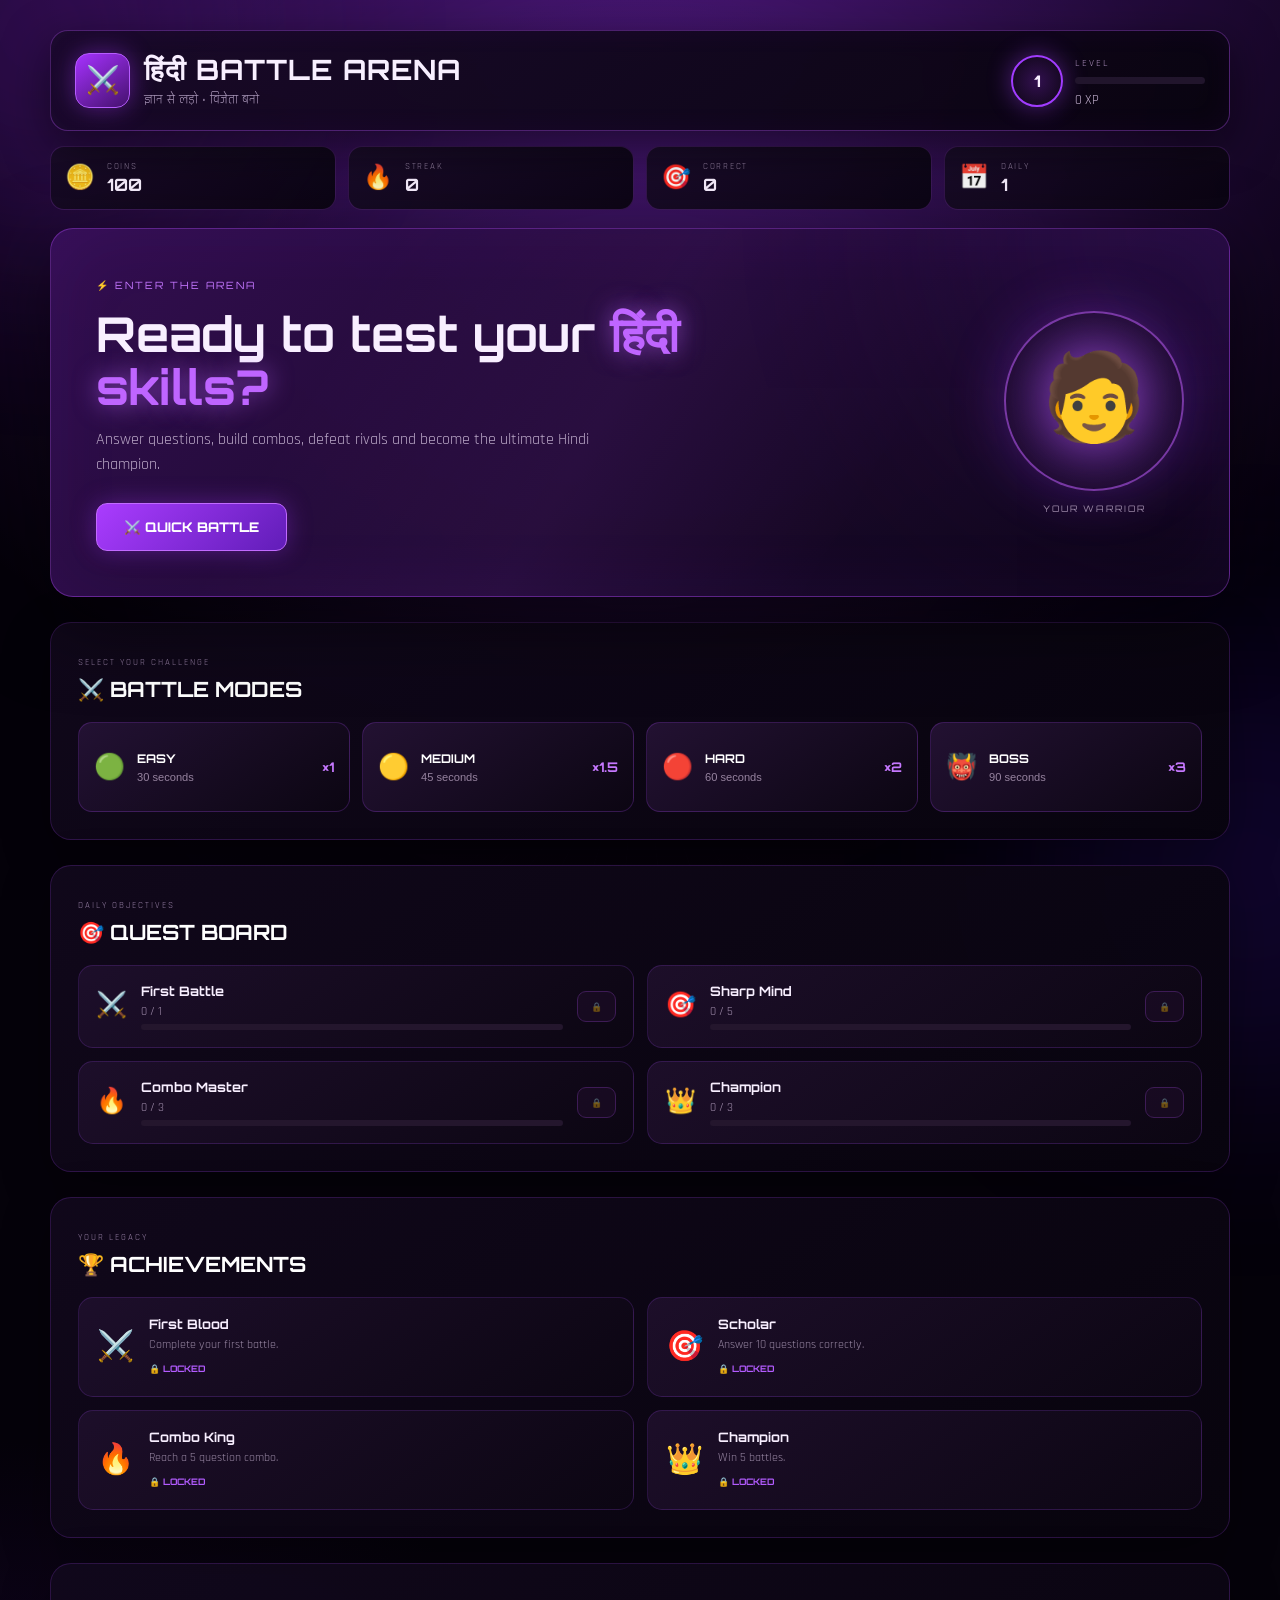
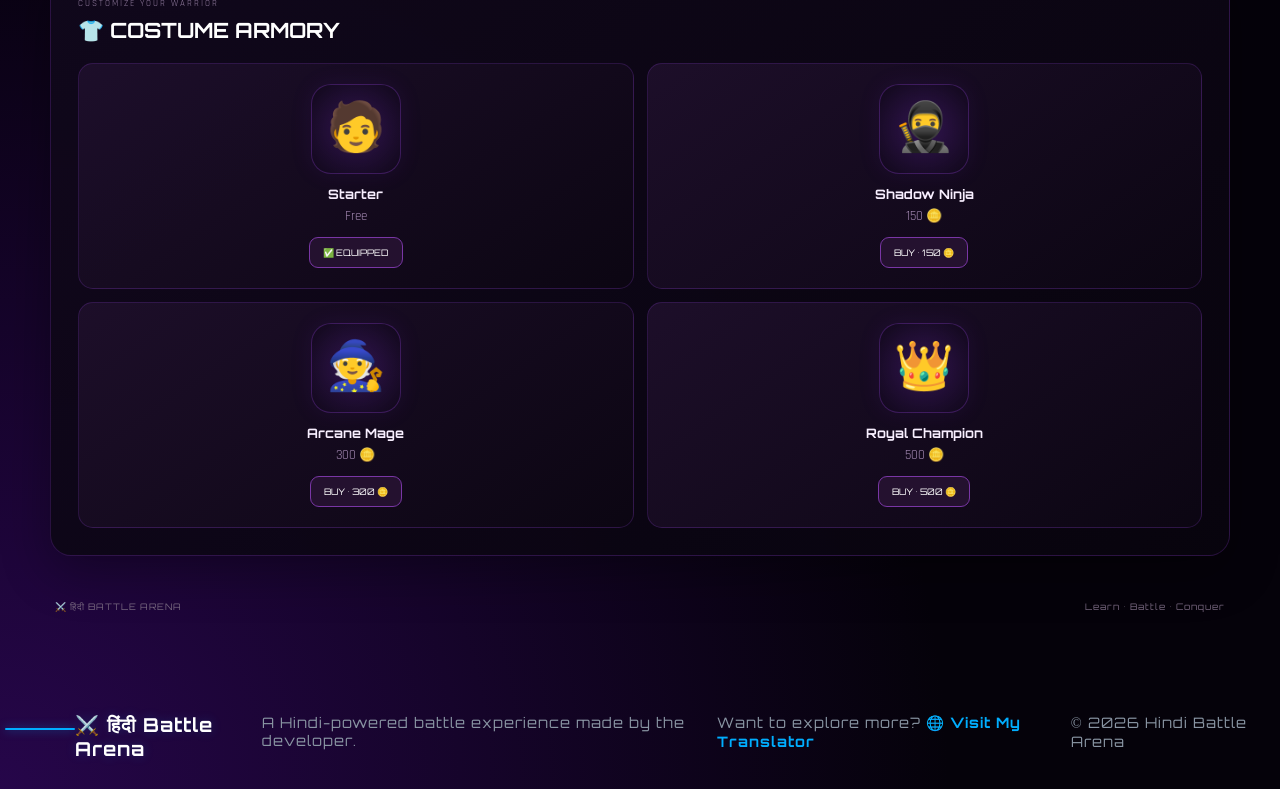
<file: index.html>
<!DOCTYPE html>
<html lang="hi">

<head>
<title>Hindi Battle Arena</title>

<meta name="description" content="Havish Hindi Battle Arena — an interactive Hindi learning battle game with quizzes, challenges and epic boss battles.">

<meta name="keywords" content="Havish Hindi Battle Arena, Hindi Battle Arena, Havish, Hindi learning game">

<meta name="robots" content="index, follow">
    <meta name="google-site-verification" content="JBZYjfVmcxDwVr2jDQ-otsffVPZGtNNU0Mv8RoR5sp4" />
    <meta charset="UTF-8">
    <meta name="viewport" content="width=device-width, initial-scale=1.0">

    <title>Hindi Battle Arena</title>

    <!-- Game Font -->
    <link rel="preconnect" href="https://fonts.googleapis.com">
    <link rel="preconnect" href="https://fonts.gstatic.com" crossorigin>
    <link href="https://fonts.googleapis.com/css2?family=Orbitron:wght@400;500;600;700;800;900&display=swap" rel="stylesheet">

    <link rel="stylesheet" href="style.css">
</head>

<body>

    <!-- =====================================================
         🌌 BACKGROUND
    ====================================================== -->

    <div class="background-grid"></div>
    <div class="background-glow glow-one"></div>
    <div class="background-glow glow-two"></div>


    <!-- =====================================================
         🎮 GAME SHELL
    ====================================================== -->

    <main class="game-shell">


        <!-- =================================================
             🏷️ HEADER
        ================================================== -->

        <header class="game-header">

            <div class="brand">

                <div class="brand-icon">
                    ⚔️
                </div>

                <div class="brand-text">
                    <h1>हिंदी BATTLE ARENA</h1>
                    <p>ज्ञान से लड़ो • विजेता बनो</p>
                </div>

            </div>


            <div class="player-level">

                <div class="level-circle">
                    <span id="levelCount">1</span>
                </div>

                <div class="level-info">

                    <span>LEVEL</span>

                    <div class="xp-bar">
                        <div
                            id="xpFill"
                            class="xp-fill">
                        </div>
                    </div>

                    <small>
                        <span id="xp">0</span> XP
                    </small>

                </div>

            </div>

        </header>



        <!-- =================================================
             📊 PLAYER HUD
        ================================================== -->

        <section class="hud">

            <div class="hud-card">

                <span class="hud-icon">🪙</span>

                <div>
                    <small>COINS</small>
                    <strong id="coinCount">100</strong>
                </div>

            </div>


            <div class="hud-card">

                <span class="hud-icon">🔥</span>

                <div>
                    <small>STREAK</small>
                    <strong id="matchStreak">0</strong>
                </div>

            </div>


            <div class="hud-card">

                <span class="hud-icon">🎯</span>

                <div>
                    <small>CORRECT</small>
                    <strong id="totalCorrect">0</strong>
                </div>

            </div>


            <div class="hud-card">

                <span class="hud-icon">📅</span>

                <div>
                    <small>DAILY</small>
                    <strong id="dailyStreak">0</strong>
                </div>

            </div>

        </section>



        <!-- =================================================
             ⚔️ HERO
        ================================================== -->

        <section class="arena-hero">

            <div class="hero-content">

                <span class="hero-tag">
                    ⚡ ENTER THE ARENA
                </span>

                <h2>
                    Ready to test your
                    <span>हिंदी skills?</span>
                </h2>

                <p>
                    Answer questions, build combos,
                    defeat rivals and become the
                    ultimate Hindi champion.
                </p>

                <button
                    id="quickBattle"
                    class="primary-button">

                    ⚔️ QUICK BATTLE

                </button>

            </div>


            <div class="hero-avatar">

                <div class="avatar-ring">

                    <div
                        id="playerAvatar"
                        class="big-avatar">

                        🧑

                    </div>

                </div>

                <span>YOUR WARRIOR</span>

            </div>

        </section>



        <!-- =================================================
             ⚔️ BATTLE MODES
        ================================================== -->

        <section class="section-block">

            <div class="section-heading">

                <div>
                    <span>SELECT YOUR CHALLENGE</span>
                    <h2>⚔️ BATTLE MODES</h2>
                </div>

            </div>


            <div class="difficulty-grid">


                <button
                    class="difficulty-button difficulty-easy"
                    data-mode="easy">

                    <span class="mode-icon">🟢</span>

                    <div>
                        <strong>EASY</strong>
                        <small>30 seconds</small>
                    </div>

                    <b>×1</b>

                </button>


                <button
                    class="difficulty-button difficulty-medium"
                    data-mode="medium">

                    <span class="mode-icon">🟡</span>

                    <div>
                        <strong>MEDIUM</strong>
                        <small>45 seconds</small>
                    </div>

                    <b>×1.5</b>

                </button>


                <button
                    class="difficulty-button difficulty-hard"
                    data-mode="hard">

                    <span class="mode-icon">🔴</span>

                    <div>
                        <strong>HARD</strong>
                        <small>60 seconds</small>
                    </div>

                    <b>×2</b>

                </button>


                <button
                    class="difficulty-button difficulty-boss"
                    data-mode="boss">

                    <span class="mode-icon">👹</span>

                    <div>
                        <strong>BOSS</strong>
                        <small>90 seconds</small>
                    </div>

                    <b>×3</b>

                </button>

            </div>

        </section>



        <!-- =================================================
             👹 BOSS BATTLE
        ================================================== -->

        <section
            id="battleScreen"
            class="battle-screen">


            <!-- BOSS AREA -->

            <div
                id="bossArea"
                class="boss-area">


                <div class="boss-top">

                    <div>

                        <span class="boss-label">
                            ⚠️ FINAL ENCOUNTER
                        </span>

                        <h2>
                            👹 हिंदी GUARDIAN
                        </h2>

                    </div>


                    <div
                        id="bossAttack"
                        class="boss-status">

                        ⚔️ BOSS READY

                    </div>

                </div>


                <div class="boss-hp-wrapper">

                    <div class="boss-hp-label">

                        <span>
                            GUARDIAN HP
                        </span>

                        <strong>
                            <span id="bossHP">10</span>
                            / 10
                        </strong>

                    </div>


                    <div class="boss-hp">

                        <div
                            id="bossHPFill"
                            class="boss-hp-fill">
                        </div>

                    </div>

                </div>

            </div>



            <!-- BATTLE HEADER -->

            <div class="battle-header">


                <!-- PLAYER -->

                <div class="fighter">

                    <div class="fighter-avatar">

                        <!-- FIXED: unique ID -->
                        <span id="battlePlayerAvatar">
                            🧑
                        </span>

                    </div>

                    <div>
                        <small>YOU</small>

                        <strong id="playerScore">
                            0
                        </strong>
                    </div>

                </div>



                <!-- CENTER -->

                <div class="battle-center">

                    <div class="timer">
                        ⏱️
                        <span id="time">30</span>
                    </div>

                    <div class="vs">
                        VS
                    </div>

                    <div class="combo">

                        🔥
                        <span id="comboCount">
                            0
                        </span>
                        COMBO

                    </div>

                </div>



                <!-- RIVAL -->

                <div class="fighter rival">

                    <div>

                        <small>
                            RIVAL
                        </small>

                        <strong id="rivalScore">
                            0
                        </strong>

                    </div>

                    <div class="fighter-avatar">
                        👹
                    </div>

                </div>

            </div>



            <!-- QUESTION -->

            <div class="question-card">

                <span class="question-label">
                    ⚡ YOUR TURN
                </span>

                <h2 id="question">
                    Battle loading...
                </h2>

                <div
                    id="answers"
                    class="answers">
                </div>

            </div>


            <!-- REWARD -->

            <div
                id="rewardMessage"
                class="reward-message">
            </div>

        </section>



        <!-- =================================================
             📜 QUESTS
        ================================================== -->

        <section
            id="questsSection"
            class="section-block">

            <div class="section-heading">

                <div>

                    <span>
                        DAILY OBJECTIVES
                    </span>

                    <h2>
                        🎯 QUEST BOARD
                    </h2>

                </div>

            </div>


            <div class="quest-grid">


                <!-- FIRST BATTLE -->

                <div class="quest-card">

                    <div class="quest-icon">
                        ⚔️
                    </div>

                    <div class="quest-info">

                        <h3>
                            First Battle
                        </h3>

                        <p id="battleQuestText">
                            0 / 1
                        </p>

                        <div class="progress-bar">

                            <div
                                id="battleQuestProgress"
                                class="progress-fill">
                            </div>

                        </div>

                    </div>


                    <button
                        id="battleQuestButton"
                        class="claim-button"
                        data-reward="50"
                        disabled>

                        🔒

                    </button>

                </div>



                <!-- SHARP MIND -->

                <div class="quest-card">

                    <div class="quest-icon">
                        🎯
                    </div>

                    <div class="quest-info">

                        <h3>
                            Sharp Mind
                        </h3>

                        <p id="correctQuestText">
                            0 / 5
                        </p>

                        <div class="progress-bar">

                            <div
                                id="correctQuestProgress"
                                class="progress-fill">
                            </div>

                        </div>

                    </div>


                    <button
                        id="correctQuestButton"
                        class="claim-button"
                        data-reward="75"
                        disabled>

                        🔒

                    </button>

                </div>



                <!-- COMBO MASTER -->

                <div class="quest-card">

                    <div class="quest-icon">
                        🔥
                    </div>

                    <div class="quest-info">

                        <h3>
                            Combo Master
                        </h3>

                        <p id="comboQuestText">
                            0 / 3
                        </p>

                        <div class="progress-bar">

                            <div
                                id="comboQuestProgress"
                                class="progress-fill">
                            </div>

                        </div>

                    </div>


                    <button
                        id="comboQuestButton"
                        class="claim-button"
                        data-reward="100"
                        disabled>

                        🔒

                    </button>

                </div>



                <!-- CHAMPION -->

                <div class="quest-card">

                    <div class="quest-icon">
                        👑
                    </div>

                    <div class="quest-info">

                        <h3>
                            Champion
                        </h3>

                        <p id="winQuestText">
                            0 / 3
                        </p>

                        <div class="progress-bar">

                            <div
                                id="winQuestProgress"
                                class="progress-fill">
                            </div>

                        </div>

                    </div>


                    <button
                        id="winQuestButton"
                        class="claim-button"
                        data-reward="150"
                        disabled>

                        🔒

                    </button>

                </div>

            </div>

        </section>



        <!-- =================================================
             🏆 ACHIEVEMENTS
        ================================================== -->

        <section
            id="achievementsSection"
            class="section-block">


            <div class="section-heading">

                <div>

                    <span>
                        YOUR LEGACY
                    </span>

                    <h2>
                        🏆 ACHIEVEMENTS
                    </h2>

                </div>

            </div>


            <div class="achievement-grid">


                <div class="achievement-card">

                    <span>⚔️</span>

                    <div>

                        <h3>
                            First Blood
                        </h3>

                        <p>
                            Complete your first battle.
                        </p>

                        <strong id="achievementBattle">
                            🔒 LOCKED
                        </strong>

                    </div>

                </div>



                <div class="achievement-card">

                    <span>🎯</span>

                    <div>

                        <h3>
                            Scholar
                        </h3>

                        <p>
                            Answer 10 questions correctly.
                        </p>

                        <strong id="achievementCorrect">
                            🔒 LOCKED
                        </strong>

                    </div>

                </div>



                <div class="achievement-card">

                    <span>🔥</span>

                    <div>

                        <h3>
                            Combo King
                        </h3>

                        <p>
                            Reach a 5 question combo.
                        </p>

                        <strong id="achievementCombo">
                            🔒 LOCKED
                        </strong>

                    </div>

                </div>



                <div class="achievement-card">

                    <span>👑</span>

                    <div>

                        <h3>
                            Champion
                        </h3>

                        <p>
                            Win 5 battles.
                        </p>

                        <strong id="achievementWins">
                            🔒 LOCKED
                        </strong>

                    </div>

                </div>

            </div>

        </section>



        <!-- =================================================
             👕 COSTUME ARMORY
        ================================================== -->

        <section
            id="costumesSection"
            class="section-block">


            <div class="section-heading">

                <div>

                    <span>
                        CUSTOMIZE YOUR WARRIOR
                    </span>

                    <h2>
                        👕 COSTUME ARMORY
                    </h2>

                </div>

            </div>


            <div class="costume-grid">


                <!-- STARTER -->

                <div class="costume-card">

                    <div class="costume-preview">
                        🧑
                    </div>

                    <h3>
                        Starter
                    </h3>

                    <p>
                        Free
                    </p>

                    <button
                        class="costume-buy"
                        data-price="0"
                        data-costume="🧑">

                        EQUIP

                    </button>

                </div>



                <!-- NINJA -->

                <div class="costume-card">

                    <div class="costume-preview">
                        🥷
                    </div>

                    <h3>
                        Shadow Ninja
                    </h3>

                    <p>
                        150 🪙
                    </p>

                    <button
                        class="costume-buy"
                        data-price="150"
                        data-costume="🥷">

                        BUY

                    </button>

                </div>



                <!-- MAGE -->

                <div class="costume-card">

                    <div class="costume-preview">
                        🧙
                    </div>

                    <h3>
                        Arcane Mage
                    </h3>

                    <p>
                        300 🪙
                    </p>

                    <button
                        class="costume-buy"
                        data-price="300"
                        data-costume="🧙">

                        BUY

                    </button>

                </div>



                <!-- ROYAL -->

                <div class="costume-card">

                    <div class="costume-preview">
                        👑
                    </div>

                    <h3>
                        Royal Champion
                    </h3>

                    <p>
                        500 🪙
                    </p>

                    <button
                        class="costume-buy"
                        data-price="500"
                        data-costume="👑">

                        BUY

                    </button>

                </div>

            </div>

        </section>



        <!-- =================================================
             🦶 FOOTER
        ================================================== -->

        <footer class="game-footer">

            <div>
                ⚔️ हिंदी BATTLE ARENA
            </div>

            <span>
                Learn • Battle • Conquer
            </span>

        </footer>


    </main>



    <!-- =====================================================
         📜 GAME SCRIPT
    ====================================================== -->

    <script src="script.js"></script>

<!-- Your existing game content above -->

<footer class="game-footer">

  <div class="footer-line"></div>

  <h3>⚔️ हिंदी Battle Arena</h3>

  <p>
    A Hindi-powered battle experience made by the developer.
  </p>

  <p>
    Want to explore more?
    <a
      href="https://havish4720-ctrl.github.io/Hindi-translator/"
      target="_blank"
      rel="noopener noreferrer"
    >
      🌐 Visit My Translator
    </a>
  </p>

  <p>© 2026 Hindi Battle Arena</p>



</footer>
</body>

</html>
</file>
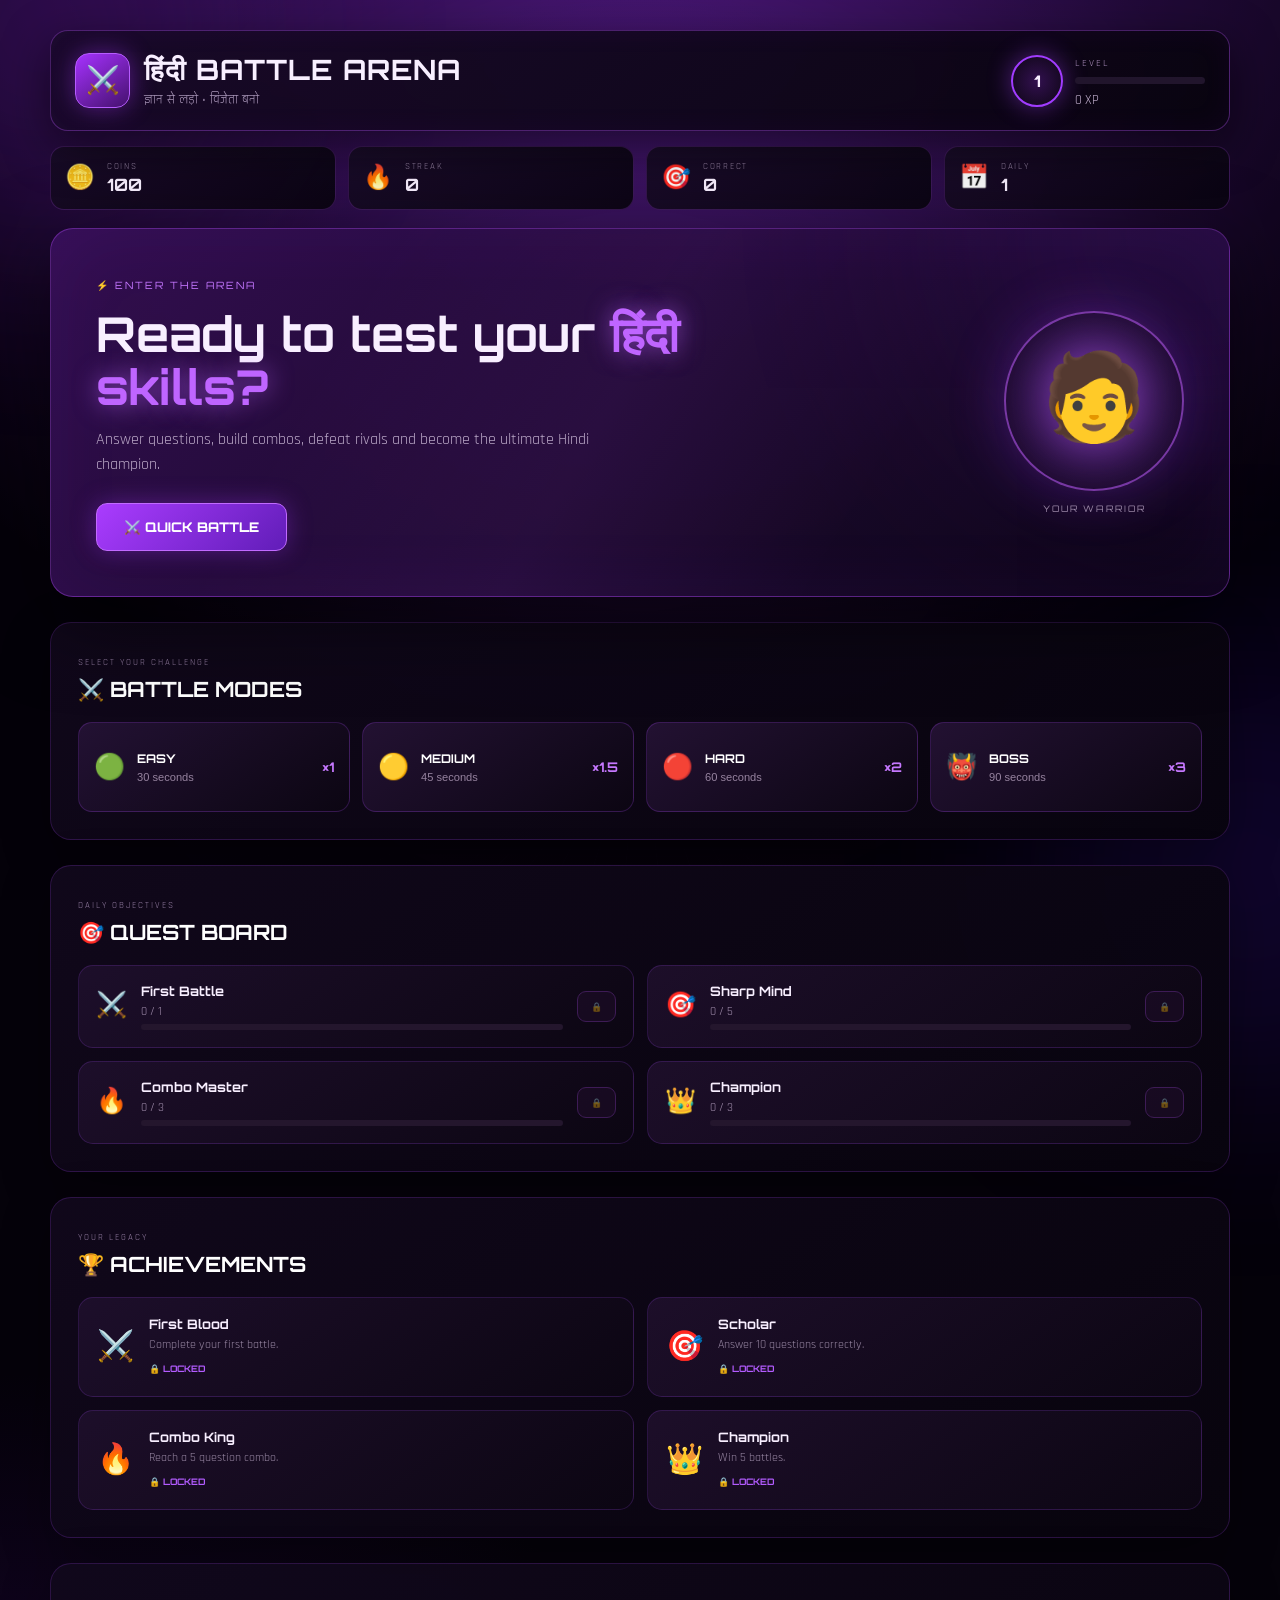
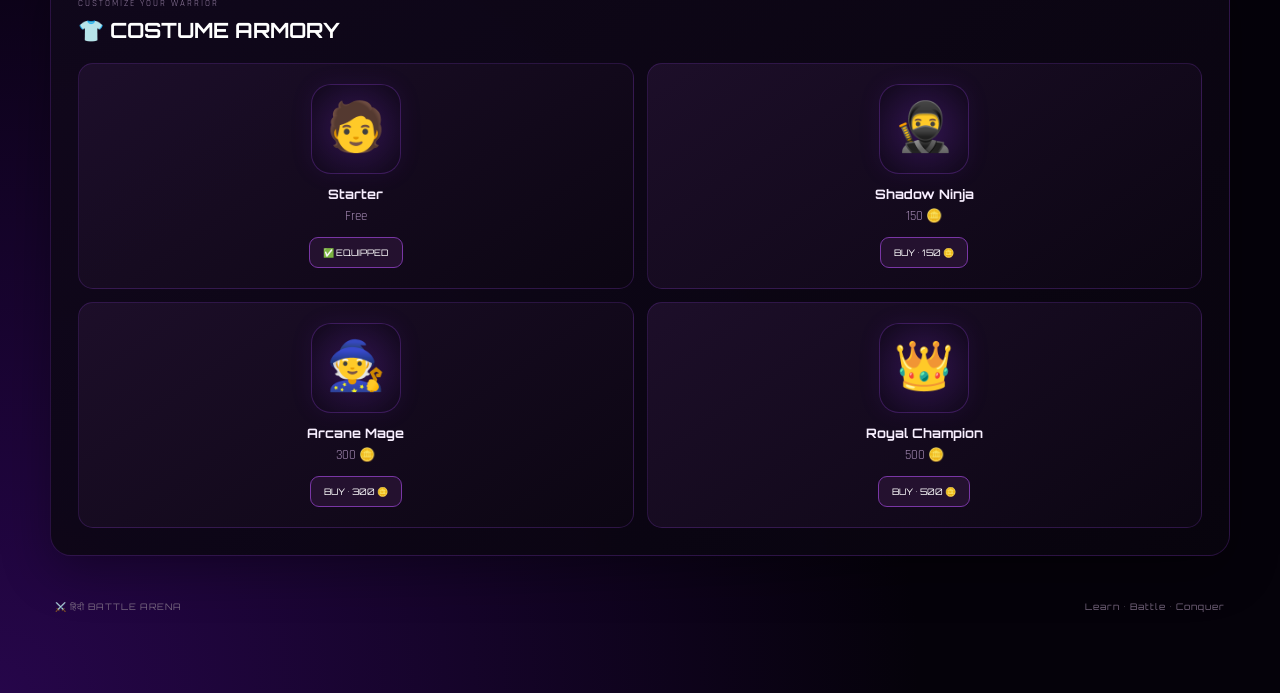
<file: index (1).html>
<!DOCTYPE html>
<html lang="hi">

<head>
    <meta charset="UTF-8">
    <meta name="viewport" content="width=device-width, initial-scale=1.0">

    <title>हिंदी Battle Arena</title>

    <!-- Game Font -->
    <link rel="preconnect" href="https://fonts.googleapis.com">
    <link rel="preconnect" href="https://fonts.gstatic.com" crossorigin>
    <link href="https://fonts.googleapis.com/css2?family=Orbitron:wght@400;500;600;700;800;900&display=swap" rel="stylesheet">

    <link rel="stylesheet" href="style.css">
</head>

<body>

    <!-- =====================================================
         🌌 BACKGROUND
    ====================================================== -->

    <div class="background-grid"></div>
    <div class="background-glow glow-one"></div>
    <div class="background-glow glow-two"></div>


    <!-- =====================================================
         🎮 GAME SHELL
    ====================================================== -->

    <main class="game-shell">


        <!-- =================================================
             🏷️ HEADER
        ================================================== -->

        <header class="game-header">

            <div class="brand">

                <div class="brand-icon">
                    ⚔️
                </div>

                <div class="brand-text">
                    <h1>हिंदी BATTLE ARENA</h1>
                    <p>ज्ञान से लड़ो • विजेता बनो</p>
                </div>

            </div>


            <div class="player-level">

                <div class="level-circle">
                    <span id="levelCount">1</span>
                </div>

                <div class="level-info">

                    <span>LEVEL</span>

                    <div class="xp-bar">
                        <div
                            id="xpFill"
                            class="xp-fill">
                        </div>
                    </div>

                    <small>
                        <span id="xp">0</span> XP
                    </small>

                </div>

            </div>

        </header>



        <!-- =================================================
             📊 PLAYER HUD
        ================================================== -->

        <section class="hud">

            <div class="hud-card">

                <span class="hud-icon">🪙</span>

                <div>
                    <small>COINS</small>
                    <strong id="coinCount">100</strong>
                </div>

            </div>


            <div class="hud-card">

                <span class="hud-icon">🔥</span>

                <div>
                    <small>STREAK</small>
                    <strong id="matchStreak">0</strong>
                </div>

            </div>


            <div class="hud-card">

                <span class="hud-icon">🎯</span>

                <div>
                    <small>CORRECT</small>
                    <strong id="totalCorrect">0</strong>
                </div>

            </div>


            <div class="hud-card">

                <span class="hud-icon">📅</span>

                <div>
                    <small>DAILY</small>
                    <strong id="dailyStreak">0</strong>
                </div>

            </div>

        </section>



        <!-- =================================================
             ⚔️ HERO
        ================================================== -->

        <section class="arena-hero">

            <div class="hero-content">

                <span class="hero-tag">
                    ⚡ ENTER THE ARENA
                </span>

                <h2>
                    Ready to test your
                    <span>हिंदी skills?</span>
                </h2>

                <p>
                    Answer questions, build combos,
                    defeat rivals and become the
                    ultimate Hindi champion.
                </p>

                <button
                    id="quickBattle"
                    class="primary-button">

                    ⚔️ QUICK BATTLE

                </button>

            </div>


            <div class="hero-avatar">

                <div class="avatar-ring">

                    <div
                        id="playerAvatar"
                        class="big-avatar">

                        🧑

                    </div>

                </div>

                <span>YOUR WARRIOR</span>

            </div>

        </section>



        <!-- =================================================
             ⚔️ BATTLE MODES
        ================================================== -->

        <section class="section-block">

            <div class="section-heading">

                <div>
                    <span>SELECT YOUR CHALLENGE</span>
                    <h2>⚔️ BATTLE MODES</h2>
                </div>

            </div>


            <div class="difficulty-grid">


                <button
                    class="difficulty-button difficulty-easy"
                    data-mode="easy">

                    <span class="mode-icon">🟢</span>

                    <div>
                        <strong>EASY</strong>
                        <small>30 seconds</small>
                    </div>

                    <b>×1</b>

                </button>


                <button
                    class="difficulty-button difficulty-medium"
                    data-mode="medium">

                    <span class="mode-icon">🟡</span>

                    <div>
                        <strong>MEDIUM</strong>
                        <small>45 seconds</small>
                    </div>

                    <b>×1.5</b>

                </button>


                <button
                    class="difficulty-button difficulty-hard"
                    data-mode="hard">

                    <span class="mode-icon">🔴</span>

                    <div>
                        <strong>HARD</strong>
                        <small>60 seconds</small>
                    </div>

                    <b>×2</b>

                </button>


                <button
                    class="difficulty-button difficulty-boss"
                    data-mode="boss">

                    <span class="mode-icon">👹</span>

                    <div>
                        <strong>BOSS</strong>
                        <small>90 seconds</small>
                    </div>

                    <b>×3</b>

                </button>

            </div>

        </section>



        <!-- =================================================
             👹 BOSS BATTLE
        ================================================== -->

        <section
            id="battleScreen"
            class="battle-screen">


            <!-- BOSS AREA -->

            <div
                id="bossArea"
                class="boss-area">


                <div class="boss-top">

                    <div>

                        <span class="boss-label">
                            ⚠️ FINAL ENCOUNTER
                        </span>

                        <h2>
                            👹 हिंदी GUARDIAN
                        </h2>

                    </div>


                    <div
                        id="bossAttack"
                        class="boss-status">

                        ⚔️ BOSS READY

                    </div>

                </div>


                <div class="boss-hp-wrapper">

                    <div class="boss-hp-label">

                        <span>
                            GUARDIAN HP
                        </span>

                        <strong>
                            <span id="bossHP">10</span>
                            / 10
                        </strong>

                    </div>


                    <div class="boss-hp">

                        <div
                            id="bossHPFill"
                            class="boss-hp-fill">
                        </div>

                    </div>

                </div>

            </div>



            <!-- BATTLE HEADER -->

            <div class="battle-header">


                <!-- PLAYER -->

                <div class="fighter">

                    <div class="fighter-avatar">

                        <!-- FIXED: unique ID -->
                        <span id="battlePlayerAvatar">
                            🧑
                        </span>

                    </div>

                    <div>
                        <small>YOU</small>

                        <strong id="playerScore">
                            0
                        </strong>
                    </div>

                </div>



                <!-- CENTER -->

                <div class="battle-center">

                    <div class="timer">
                        ⏱️
                        <span id="time">30</span>
                    </div>

                    <div class="vs">
                        VS
                    </div>

                    <div class="combo">

                        🔥
                        <span id="comboCount">
                            0
                        </span>
                        COMBO

                    </div>

                </div>



                <!-- RIVAL -->

                <div class="fighter rival">

                    <div>

                        <small>
                            RIVAL
                        </small>

                        <strong id="rivalScore">
                            0
                        </strong>

                    </div>

                    <div class="fighter-avatar">
                        👹
                    </div>

                </div>

            </div>



            <!-- QUESTION -->

            <div class="question-card">

                <span class="question-label">
                    ⚡ YOUR TURN
                </span>

                <h2 id="question">
                    Battle loading...
                </h2>

                <div
                    id="answers"
                    class="answers">
                </div>

            </div>


            <!-- REWARD -->

            <div
                id="rewardMessage"
                class="reward-message">
            </div>

        </section>



        <!-- =================================================
             📜 QUESTS
        ================================================== -->

        <section
            id="questsSection"
            class="section-block">

            <div class="section-heading">

                <div>

                    <span>
                        DAILY OBJECTIVES
                    </span>

                    <h2>
                        🎯 QUEST BOARD
                    </h2>

                </div>

            </div>


            <div class="quest-grid">


                <!-- FIRST BATTLE -->

                <div class="quest-card">

                    <div class="quest-icon">
                        ⚔️
                    </div>

                    <div class="quest-info">

                        <h3>
                            First Battle
                        </h3>

                        <p id="battleQuestText">
                            0 / 1
                        </p>

                        <div class="progress-bar">

                            <div
                                id="battleQuestProgress"
                                class="progress-fill">
                            </div>

                        </div>

                    </div>


                    <button
                        id="battleQuestButton"
                        class="claim-button"
                        data-reward="50"
                        disabled>

                        🔒

                    </button>

                </div>



                <!-- SHARP MIND -->

                <div class="quest-card">

                    <div class="quest-icon">
                        🎯
                    </div>

                    <div class="quest-info">

                        <h3>
                            Sharp Mind
                        </h3>

                        <p id="correctQuestText">
                            0 / 5
                        </p>

                        <div class="progress-bar">

                            <div
                                id="correctQuestProgress"
                                class="progress-fill">
                            </div>

                        </div>

                    </div>


                    <button
                        id="correctQuestButton"
                        class="claim-button"
                        data-reward="75"
                        disabled>

                        🔒

                    </button>

                </div>



                <!-- COMBO MASTER -->

                <div class="quest-card">

                    <div class="quest-icon">
                        🔥
                    </div>

                    <div class="quest-info">

                        <h3>
                            Combo Master
                        </h3>

                        <p id="comboQuestText">
                            0 / 3
                        </p>

                        <div class="progress-bar">

                            <div
                                id="comboQuestProgress"
                                class="progress-fill">
                            </div>

                        </div>

                    </div>


                    <button
                        id="comboQuestButton"
                        class="claim-button"
                        data-reward="100"
                        disabled>

                        🔒

                    </button>

                </div>



                <!-- CHAMPION -->

                <div class="quest-card">

                    <div class="quest-icon">
                        👑
                    </div>

                    <div class="quest-info">

                        <h3>
                            Champion
                        </h3>

                        <p id="winQuestText">
                            0 / 3
                        </p>

                        <div class="progress-bar">

                            <div
                                id="winQuestProgress"
                                class="progress-fill">
                            </div>

                        </div>

                    </div>


                    <button
                        id="winQuestButton"
                        class="claim-button"
                        data-reward="150"
                        disabled>

                        🔒

                    </button>

                </div>

            </div>

        </section>



        <!-- =================================================
             🏆 ACHIEVEMENTS
        ================================================== -->

        <section
            id="achievementsSection"
            class="section-block">


            <div class="section-heading">

                <div>

                    <span>
                        YOUR LEGACY
                    </span>

                    <h2>
                        🏆 ACHIEVEMENTS
                    </h2>

                </div>

            </div>


            <div class="achievement-grid">


                <div class="achievement-card">

                    <span>⚔️</span>

                    <div>

                        <h3>
                            First Blood
                        </h3>

                        <p>
                            Complete your first battle.
                        </p>

                        <strong id="achievementBattle">
                            🔒 LOCKED
                        </strong>

                    </div>

                </div>



                <div class="achievement-card">

                    <span>🎯</span>

                    <div>

                        <h3>
                            Scholar
                        </h3>

                        <p>
                            Answer 10 questions correctly.
                        </p>

                        <strong id="achievementCorrect">
                            🔒 LOCKED
                        </strong>

                    </div>

                </div>



                <div class="achievement-card">

                    <span>🔥</span>

                    <div>

                        <h3>
                            Combo King
                        </h3>

                        <p>
                            Reach a 5 question combo.
                        </p>

                        <strong id="achievementCombo">
                            🔒 LOCKED
                        </strong>

                    </div>

                </div>



                <div class="achievement-card">

                    <span>👑</span>

                    <div>

                        <h3>
                            Champion
                        </h3>

                        <p>
                            Win 5 battles.
                        </p>

                        <strong id="achievementWins">
                            🔒 LOCKED
                        </strong>

                    </div>

                </div>

            </div>

        </section>



        <!-- =================================================
             👕 COSTUME ARMORY
        ================================================== -->

        <section
            id="costumesSection"
            class="section-block">


            <div class="section-heading">

                <div>

                    <span>
                        CUSTOMIZE YOUR WARRIOR
                    </span>

                    <h2>
                        👕 COSTUME ARMORY
                    </h2>

                </div>

            </div>


            <div class="costume-grid">


                <!-- STARTER -->

                <div class="costume-card">

                    <div class="costume-preview">
                        🧑
                    </div>

                    <h3>
                        Starter
                    </h3>

                    <p>
                        Free
                    </p>

                    <button
                        class="costume-buy"
                        data-price="0"
                        data-costume="🧑">

                        EQUIP

                    </button>

                </div>



                <!-- NINJA -->

                <div class="costume-card">

                    <div class="costume-preview">
                        🥷
                    </div>

                    <h3>
                        Shadow Ninja
                    </h3>

                    <p>
                        150 🪙
                    </p>

                    <button
                        class="costume-buy"
                        data-price="150"
                        data-costume="🥷">

                        BUY

                    </button>

                </div>



                <!-- MAGE -->

                <div class="costume-card">

                    <div class="costume-preview">
                        🧙
                    </div>

                    <h3>
                        Arcane Mage
                    </h3>

                    <p>
                        300 🪙
                    </p>

                    <button
                        class="costume-buy"
                        data-price="300"
                        data-costume="🧙">

                        BUY

                    </button>

                </div>



                <!-- ROYAL -->

                <div class="costume-card">

                    <div class="costume-preview">
                        👑
                    </div>

                    <h3>
                        Royal Champion
                    </h3>

                    <p>
                        500 🪙
                    </p>

                    <button
                        class="costume-buy"
                        data-price="500"
                        data-costume="👑">

                        BUY

                    </button>

                </div>

            </div>

        </section>



        <!-- =================================================
             🦶 FOOTER
        ================================================== -->

        <footer class="game-footer">

            <div>
                ⚔️ हिंदी BATTLE ARENA
            </div>

            <span>
                Learn • Battle • Conquer
            </span>

        </footer>


    </main>



    <!-- =====================================================
         📜 GAME SCRIPT
    ====================================================== -->

    <script src="script.js"></script>

</body>

</html>
</file>
<file: style.css>
/* =====================================================
   ⚔️ HINDI BATTLE ARENA — FINAL PURPLE COMMANDO CSS
===================================================== */

@import url('https://fonts.googleapis.com/css2?family=Rajdhani:wght@400;500;600;700&family=Orbitron:wght@500;600;700;800;900&display=swap');

* {
    margin: 0;
    padding: 0;
    box-sizing: border-box;
}

html {
    scroll-behavior: smooth;
}

body {
    min-height: 100vh;
    overflow-x: hidden;

    color: #f8efff;
    font-family: "Rajdhani", sans-serif;

    background:
        radial-gradient(
            circle at 50% -10%,
            #6821a8 0%,
            transparent 38%
        ),
        radial-gradient(
            circle at 0% 100%,
            #26064a 0%,
            transparent 35%
        ),
        #05020a;
}

/* =====================================================
   🌌 PERSPECTIVE GRID
===================================================== */

.background-grid {
    position: fixed;
    inset: 0;
    z-index: -5;
    pointer-events: none;
    overflow: hidden;
    opacity: .34;
}

.background-grid::before {
    content: "";
    position: absolute;

    width: 150%;
    height: 70%;

    left: -25%;
    bottom: -8%;

    background-image:
        linear-gradient(
            rgba(181, 75, 255, .28) 1px,
            transparent 1px
        ),
        linear-gradient(
            90deg,
            rgba(181, 75, 255, .28) 1px,
            transparent 1px
        );

    background-size: 55px 55px;

    transform:
        perspective(500px)
        rotateX(63deg);

    transform-origin: bottom;

    mask-image:
        linear-gradient(
            to top,
            black,
            transparent
        );

    animation: gridMove 9s linear infinite;
}

@keyframes gridMove {
    from {
        background-position: 0 0;
    }

    to {
        background-position: 0 55px;
    }
}

.background-grid::after {
    content: "";

    position: absolute;
    inset: 0;

    background:
        radial-gradient(
            circle at center,
            transparent 20%,
            #05020a 85%
        );
}

/* =====================================================
   🔮 AMBIENT GLOW
===================================================== */

.background-glow {
    position: fixed;

    width: 420px;
    height: 420px;

    border-radius: 50%;

    filter: blur(120px);

    opacity: .16;

    z-index: -4;
    pointer-events: none;
}

.glow-one {
    background: #a12cff;
    top: -180px;
    left: -170px;
}

.glow-two {
    background: #5522ff;
    right: -180px;
    bottom: -180px;
}

/* =====================================================
   🎮 MAIN SHELL
===================================================== */

.game-shell {
    width: min(1180px, 94%);
    margin: 30px auto 60px;
}

/* =====================================================
   🏷️ HEADER
===================================================== */

.game-header {
    display: flex;
    justify-content: space-between;
    align-items: center;

    padding: 20px 24px;
    margin-bottom: 15px;

    background:
        linear-gradient(
            145deg,
            rgba(24, 10, 39, .94),
            rgba(8, 4, 14, .94)
        );

    border: 1px solid rgba(184, 82, 255, .35);
    border-radius: 18px;

    box-shadow:
        0 15px 45px rgba(0, 0, 0, .5),
        inset 0 0 30px rgba(164, 49, 255, .05);

    backdrop-filter: blur(15px);
}

.brand {
    display: flex;
    align-items: center;
    gap: 14px;
}

.brand-icon {
    width: 55px;
    height: 55px;

    display: grid;
    place-items: center;

    font-size: 27px;

    background:
        linear-gradient(
            145deg,
            #a632ff,
            #45116e
        );

    border: 1px solid #b75cff;
    border-radius: 14px;

    box-shadow:
        0 0 25px rgba(166, 50, 255, .45);

    animation: iconPulse 3s ease-in-out infinite;
}

@keyframes iconPulse {
    50% {
        box-shadow:
            0 0 40px rgba(166, 50, 255, .7);
    }
}

.brand h1 {
    font-family: "Orbitron", sans-serif;
    font-size: clamp(18px, 3vw, 28px);
    letter-spacing: 1px;
}

.brand p {
    margin-top: 3px;
    color: #a895b7;
    font-size: 14px;
}

.player-level {
    display: flex;
    align-items: center;
    gap: 12px;
}

.level-circle {
    width: 52px;
    height: 52px;

    display: grid;
    place-items: center;

    border-radius: 50%;

    background:
        radial-gradient(
            circle,
            #32104f,
            #0d0614
        );

    border: 2px solid #a13cff;

    box-shadow:
        0 0 25px rgba(161, 60, 255, .45);
}

.level-circle span {
    font-family: "Orbitron";
    font-weight: 800;
}

.level-info {
    min-width: 130px;
}

.level-info > span {
    color: #a98bb9;
    font-size: 10px;
    letter-spacing: 2px;
}

.xp-bar {
    height: 7px;
    margin: 5px 0;

    background: #21152c;
    border-radius: 20px;
    overflow: hidden;
}

.xp-fill {
    height: 100%;
    width: 0%;

    background:
        linear-gradient(
            90deg,
            #7d22ff,
            #e067ff
        );

    box-shadow:
        0 0 15px #b83cff;

    transition: width .4s ease;
}

.level-info small {
    color: #c9b5d4;
}

/* =====================================================
   📊 HUD
===================================================== */

.hud {
    display: grid;
    grid-template-columns: repeat(4, 1fr);
    gap: 12px;
    margin-bottom: 18px;
}

.hud-card {
    display: flex;
    align-items: center;
    gap: 12px;

    padding: 14px;

    background:
        linear-gradient(
            145deg,
            rgba(24, 12, 38, .92),
            rgba(10, 5, 17, .92)
        );

    border: 1px solid rgba(181, 76, 255, .23);
    border-radius: 14px;

    transition: .25s ease;
}

.hud-card:hover {
    transform: translateY(-4px);

    border-color: #a94cff;

    box-shadow:
        0 10px 30px rgba(133, 40, 220, .2);
}

.hud-icon {
    font-size: 24px;
}

.hud-card small {
    display: block;

    color: #93809f;
    font-size: 9px;
    letter-spacing: 1.7px;
}

.hud-card strong {
    display: block;

    margin-top: 2px;

    font-family: "Orbitron";
    font-size: 17px;
}

/* =====================================================
   ⚔️ HERO
===================================================== */

.arena-hero {
    min-height: 310px;

    display: flex;
    justify-content: space-between;
    align-items: center;

    padding: 45px;

    position: relative;
    overflow: hidden;

    background:
        linear-gradient(
            135deg,
            rgba(52, 15, 82, .96),
            rgba(10, 5, 18, .97)
        );

    border: 1px solid rgba(180, 73, 255, .4);
    border-radius: 23px;

    box-shadow:
        0 25px 80px rgba(0, 0, 0, .55),
        inset 0 0 80px rgba(145, 40, 255, .07);
}

.arena-hero::before {
    content: "";

    position: absolute;
    inset: 0;

    background:
        linear-gradient(
            120deg,
            transparent 25%,
            rgba(193, 82, 255, .06),
            transparent 70%
        );

    pointer-events: none;
}

.arena-hero::after {
    content: "";

    position: absolute;

    width: 500px;
    height: 500px;

    right: -220px;
    top: -250px;

    border-radius: 50%;

    background: #9b32ff;

    filter: blur(130px);

    opacity: .13;
}

.hero-content {
    max-width: 650px;
    position: relative;
    z-index: 1;
}

.hero-tag {
    color: #c476ff;

    font-family: "Orbitron";
    font-size: 10px;
    letter-spacing: 2px;
}

.hero-content h2 {
    margin: 13px 0;

    font-family: "Orbitron";
    font-size: clamp(28px, 5vw, 48px);
    line-height: 1.1;
}

.hero-content h2 span {
    color: #bf65ff;

    text-shadow:
        0 0 25px rgba(191, 101, 255, .65);
}

.hero-content p {
    max-width: 560px;

    color: #b9a6c6;
    font-size: 16px;
    line-height: 1.6;
}

.primary-button {
    margin-top: 25px;

    padding: 15px 27px;

    color: white;

    background:
        linear-gradient(
            135deg,
            #aa3cff,
            #611db8
        );

    border: 1px solid #c16aff;
    border-radius: 11px;

    font-family: "Orbitron";
    font-weight: 800;

    cursor: pointer;

    box-shadow:
        0 0 25px rgba(166, 54, 255, .35);

    transition: .25s ease;
}

.primary-button:hover {
    transform: translateY(-4px) scale(1.025);

    box-shadow:
        0 0 40px rgba(179, 68, 255, .65);
}

.primary-button:active {
    transform: scale(.97);
}

.hero-avatar {
    position: relative;
    z-index: 1;
    text-align: center;
}

.avatar-ring {
    width: 180px;
    height: 180px;

    display: grid;
    place-items: center;

    border-radius: 50%;

    background:
        radial-gradient(
            circle,
            rgba(166, 60, 255, .3),
            rgba(17, 7, 28, .9)
        );

    border: 2px solid rgba(192, 94, 255, .55);

    box-shadow:
        0 0 55px rgba(157, 55, 255, .3);

    animation: warriorFloat 4s ease-in-out infinite;
}

@keyframes warriorFloat {
    50% {
        transform: translateY(-7px);
    }
}

.big-avatar {
    font-size: 85px;

    filter:
        drop-shadow(
            0 0 25px rgba(190, 100, 255, .6)
        );
}

.hero-avatar > span {
    display: block;

    margin-top: 12px;

    color: #9c89a8;

    font-family: "Orbitron";
    font-size: 9px;
    letter-spacing: 2px;
}

/* =====================================================
   📦 SECTIONS
===================================================== */

.section-block {
    margin-top: 25px;
    padding: 27px;

    background:
        linear-gradient(
            145deg,
            rgba(17, 8, 28, .94),
            rgba(8, 4, 14, .94)
        );

    border: 1px solid rgba(169, 72, 255, .2);
    border-radius: 21px;

    box-shadow:
        0 15px 50px rgba(0, 0, 0, .32);
}

.section-heading {
    margin-bottom: 20px;
}

.section-heading span {
    color: #927ca0;

    font-size: 9px;
    letter-spacing: 2px;
}

.section-heading h2 {
    margin-top: 5px;

    color: #fff;

    font-family: "Orbitron";
    font-size: 21px;
}

/* =====================================================
   ⚔️ DIFFICULTY
===================================================== */

.difficulty-grid {
    display: grid;
    grid-template-columns: repeat(4, 1fr);
    gap: 12px;
}

.difficulty-button {
    min-height: 90px;

    display: flex;
    align-items: center;
    gap: 12px;

    padding: 15px;

    color: white;

    background:
        linear-gradient(
            145deg,
            rgba(36, 18, 52, .96),
            rgba(12, 6, 19, .96)
        );

    border: 1px solid rgba(173, 75, 255, .22);
    border-radius: 14px;

    cursor: pointer;
    text-align: left;

    transition: .25s ease;
}

.difficulty-button:hover {
    transform: translateY(-4px);

    border-color: #b04cff;

    box-shadow:
        0 12px 35px rgba(138, 43, 226, .25);
}

.difficulty-button:active {
    transform: translateY(-1px) scale(.98);
}

.mode-icon {
    font-size: 25px;
}

.difficulty-button strong {
    display: block;

    font-family: "Orbitron";
    font-size: 12px;
}

.difficulty-button small {
    display: block;

    margin-top: 5px;

    color: #96839f;
}

.difficulty-button b {
    margin-left: auto;

    color: #c678ff;

    font-family: "Orbitron";
}

/* =====================================================
   👹 BATTLE SCREEN
===================================================== */

.battle-screen {
    display: none;

    margin-top: 25px;
    padding: 24px;

    background:
        radial-gradient(
            circle at 50% 0%,
            rgba(118, 32, 184, .2),
            transparent 50%
        ),
        #09040f;

    border: 1px solid rgba(186, 74, 255, .38);
    border-radius: 24px;

    box-shadow:
        0 0 80px rgba(114, 36, 180, .14);
}

/* =====================================================
   👹 BOSS
===================================================== */

.boss-area {
    display: none;

    padding: 24px;
    margin-bottom: 19px;

    background:
        linear-gradient(
            135deg,
            rgba(54, 13, 67, .94),
            rgba(13, 5, 19, .97)
        );

    border: 1px solid rgba(213, 69, 255, .4);
    border-radius: 17px;

    box-shadow:
        inset 0 0 55px rgba(177, 40, 255, .08);
}

.boss-top {
    display: flex;
    justify-content: space-between;
    align-items: center;
    gap: 15px;
}

.boss-label {
    color: #dc68ff;

    font-family: "Orbitron";
    font-size: 9px;
    letter-spacing: 2px;
}

.boss-top h2 {
    margin-top: 6px;

    font-family: "Orbitron";
    font-size: 20px;
}

.boss-status {
    padding: 9px 13px;

    color: #e0baff;

    background: rgba(119, 34, 166, .2);

    border: 1px solid rgba(190, 77, 255, .35);
    border-radius: 9px;

    font-family: "Orbitron";
    font-size: 9px;
}

.boss-hp-wrapper {
    margin-top: 20px;
}

.boss-hp-label {
    display: flex;
    justify-content: space-between;

    margin-bottom: 7px;

    color: #aa96b5;

    font-family: "Orbitron";
    font-size: 9px;
}

.boss-hp {
    height: 13px;

    background: #211124;

    border-radius: 20px;
    overflow: hidden;
}

.boss-hp-fill {
    width: 100%;
    height: 100%;

    background:
        linear-gradient(
            90deg,
            #8018ce,
            #dd4cff
        );

    box-shadow:
        0 0 18px #b52fff;

    transition: width .35s ease;
}

/* =====================================================
   ⚔️ BATTLE HUD
===================================================== */

.battle-header {
    display: grid;
    grid-template-columns: 1fr auto 1fr;

    align-items: center;

    gap: 20px;

    padding: 17px;

    background:
        rgba(18, 8, 28, .9);

    border: 1px solid rgba(170, 70, 255, .2);
    border-radius: 16px;
}

.fighter {
    display: flex;
    align-items: center;
    gap: 12px;
}

.fighter.rival {
    justify-content: flex-end;
}

.fighter-avatar {
    width: 58px;
    height: 58px;

    display: grid;
    place-items: center;

    font-size: 30px;

    background:
        radial-gradient(
            circle,
            #28103a,
            #100719
        );

    border: 1px solid #863ab8;
    border-radius: 14px;

    box-shadow:
        0 0 22px rgba(150, 57, 255, .18);
}

.fighter small {
    display: block;

    color: #927c9d;

    font-size: 9px;
    letter-spacing: 2px;
}

.fighter strong {
    font-family: "Orbitron";
    font-size: 25px;
}

.battle-center {
    text-align: center;
}

.timer {
    color: #d9bfff;

    font-family: "Orbitron";
    font-size: 12px;
}

.vs {
    margin: 4px 0;

    color: #bd5cff;

    font-family: "Orbitron";
    font-size: 24px;
    font-weight: 900;

    text-shadow:
        0 0 18px #9c3cff;
}

.combo {
    color: #dd9cff;

    font-family: "Orbitron";
    font-size: 9px;
}

/* =====================================================
   🧠 QUESTION
===================================================== */

.question-card {
    margin-top: 18px;
    padding: 30px;

    text-align: center;

    background:
        linear-gradient(
            145deg,
            rgba(31, 14, 44, .97),
            rgba(10, 5, 16, .97)
        );

    border: 1px solid rgba(174, 74, 255, .27);
    border-radius: 19px;

    box-shadow:
        inset 0 0 40px rgba(150, 50, 255, .035);
}

.question-label {
    color: #ad5dff;

    font-family: "Orbitron";
    font-size: 9px;
    letter-spacing: 2px;
}

.question-card h2 {
    margin: 15px auto 25px;

    max-width: 800px;

    font-size: clamp(20px, 3vw, 28px);
    line-height: 1.4;
}

.answers {
    display: grid;

    grid-template-columns: repeat(2, 1fr);

    gap: 12px;
}

.answer-button {
    padding: 15px;

    color: #eee4f5;

    background:
        linear-gradient(
            145deg,
            #1d1027,
            #0d0714
        );

    border: 1px solid rgba(173, 77, 255, .22);
    border-radius: 11px;

    font-family: "Rajdhani";
    font-size: 17px;
    font-weight: 600;

    cursor: pointer;

    transition: .2s ease;
}

.answer-button:hover {
    transform: translateY(-3px);

    color: white;

    border-color: #b04cff;

    background: #261034;

    box-shadow:
        0 0 24px rgba(152, 54, 255, .2);
}

.answer-button:active {
    transform: scale(.98);
}

.answer-button:disabled {
    cursor: default;
}

.answer-button.correct {
    background: rgba(36, 145, 83, .2);
    border-color: #48d58b;

    box-shadow:
        0 0 20px rgba(72, 213, 139, .2);
}

.answer-button.wrong {
    background: rgba(190, 40, 75, .2);
    border-color: #ff5076;

    box-shadow:
        0 0 20px rgba(255, 80, 118, .18);
}

/* =====================================================
   🎁 REWARD
===================================================== */

.reward-message {
    position: fixed;

    left: 50%;
    bottom: 30px;

    transform:
        translate(-50%, 30px);

    padding: 13px 20px;

    background: #170b22;

    border: 1px solid #a63fff;
    border-radius: 11px;

    color: white;

    font-family: "Orbitron";
    font-size: 11px;

    opacity: 0;
    pointer-events: none;

    transition: .3s;

    box-shadow:
        0 0 30px rgba(154, 53, 255, .35);

    z-index: 100;
}

.reward-message.show {
    opacity: 1;

    transform:
        translate(-50%, 0);
}

/* =====================================================
   🎯 QUESTS / ACHIEVEMENTS / COSTUMES
===================================================== */

.quest-grid,
.achievement-grid,
.costume-grid {
    display: grid;

    grid-template-columns: repeat(2, 1fr);

    gap: 13px;
}

.quest-card,
.achievement-card,
.costume-card {
    background:
        linear-gradient(
            145deg,
            rgba(30, 15, 43, .96),
            rgba(12, 6, 19, .96)
        );

    border: 1px solid rgba(166, 74, 255, .19);
    border-radius: 15px;

    transition: .25s ease;
}

.quest-card:hover,
.achievement-card:hover,
.costume-card:hover {
    transform: translateY(-3px);

    border-color: rgba(177, 75, 255, .55);

    box-shadow:
        0 12px 30px rgba(111, 31, 174, .15);
}

.quest-card {
    display: flex;
    align-items: center;
    gap: 14px;

    padding: 17px;
}

.quest-icon {
    font-size: 25px;
}

.quest-info {
    flex: 1;
}

.quest-info h3,
.achievement-card h3,
.costume-card h3 {
    font-family: "Orbitron";
    font-size: 13px;
}

.quest-info p {
    margin: 5px 0;

    color: #a38fae;
    font-size: 12px;
}

.progress-bar {
    height: 6px;

    background: #24162d;

    border-radius: 20px;
    overflow: hidden;
}

.progress-fill {
    height: 100%;
    width: 0%;

    background:
        linear-gradient(
            90deg,
            #7624c7,
            #ca62ff
        );

    border-radius: inherit;

    transition: .4s;
}

.claim-button,
.costume-buy {
    padding: 9px 13px;

    color: white;

    background: #24112f;

    border: 1px solid #7936a5;
    border-radius: 9px;

    font-family: "Orbitron";
    font-size: 9px;

    cursor: pointer;

    transition: .2s;
}

.claim-button:not(:disabled):hover,
.costume-buy:hover {
    background: #7430a6;

    box-shadow:
        0 0 18px rgba(171, 65, 255, .35);
}

.claim-button:disabled {
    opacity: .45;
    cursor: default;
}

/* =====================================================
   🏆 ACHIEVEMENTS
===================================================== */

.achievement-card {
    display: flex;
    align-items: center;
    gap: 15px;

    padding: 18px;
}

.achievement-card > span {
    font-size: 30px;
}

.achievement-card p {
    margin: 5px 0;

    color: #9887a3;
    font-size: 12px;
}

.achievement-card strong {
    color: #b35cff;

    font-family: "Orbitron";
    font-size: 9px;
}

/* =====================================================
   👕 COSTUMES
===================================================== */

.costume-card {
    padding: 20px;

    text-align: center;
}

.costume-preview {
    width: 90px;
    height: 90px;

    display: grid;
    place-items: center;

    margin: 0 auto 12px;

    font-size: 48px;

    background:
        radial-gradient(
            circle,
            rgba(153, 56, 255, .22),
            #100819
        );

    border: 1px solid rgba(170, 75, 255, .25);
    border-radius: 20px;

    box-shadow:
        0 0 25px rgba(145, 50, 255, .08);
}

.costume-card p {
    margin: 6px 0 13px;

    color: #a88db7;
    font-size: 13px;
}

/* =====================================================
   👑 VICTORY SCREEN
===================================================== */

.victory-overlay {
    position: fixed;
    inset: 0;

    display: grid;
    place-items: center;

    padding: 20px;

    background:
        rgba(5, 2, 9, .82);

    backdrop-filter: blur(14px);

    z-index: 1000;
}

.victory-card {
    width: min(440px, 100%);

    padding: 40px;

    text-align: center;

    background:
        linear-gradient(
            145deg,
            #28103f,
            #0d0614
        );

    border: 1px solid #bd55ff;
    border-radius: 24px;

    box-shadow:
        0 0 90px rgba(158, 48, 255, .35);

    animation: victoryPop .45s ease;
}

@keyframes victoryPop {
    from {
        opacity: 0;
        transform: scale(.8) translateY(20px);
    }

    to {
        opacity: 1;
        transform: scale(1) translateY(0);
    }
}

.victory-icon {
    font-size: 70px;

    filter:
        drop-shadow(
            0 0 28px #c34cff
        );
}

.victory-card h1 {
    margin-top: 10px;

    color: #d27aff;

    font-family: "Orbitron";
    font-size: 26px;
}

.victory-subtitle {
    margin-top: 8px;

    color: #a995b3;
}

.victory-rewards {
    display: flex;
    justify-content: center;
    gap: 12px;

    margin: 25px 0;
}

.victory-reward {
    min-width: 110px;

    padding: 13px 17px;

    background: #160b20;

    border: 1px solid #63317e;
    border-radius: 12px;

    font-size: 12px;
}

.victory-reward strong {
    display: block;

    margin-top: 4px;

    font-family: "Orbitron";
    font-size: 18px;
}

.victory-button {
    width: 100%;

    padding: 14px;

    color: white;

    background:
        linear-gradient(
            135deg,
            #a83cff,
            #6320b8
        );

    border: 1px solid #bd62ff;
    border-radius: 11px;

    font-family: "Orbitron";
    font-weight: 800;

    cursor: pointer;

    transition: .25s;
}

.victory-button:hover {
    transform: translateY(-3px);

    box-shadow:
        0 0 35px rgba(174, 68, 255, .55);
}

/* =====================================================
   💥 BOSS HIT
===================================================== */

.boss-hit {
    animation: bossHit .35s ease;
}

@keyframes bossHit {
    0% {
        transform: translateX(0);
    }

    25% {
        transform: translateX(-10px);
    }

    50% {
        transform: translateX(10px);
    }

    75% {
        transform: translateX(-7px);
    }

    100% {
        transform: translateX(0);
    }
}

.attack-flash {
    box-shadow:
        0 0 55px rgba(220, 69, 255, .55);
}

.hp-hit {
    animation: hpHit .3s ease;
}

@keyframes hpHit {
    50% {
        filter: brightness(2);
    }
}

/* =====================================================
   🦶 FOOTER
===================================================== */

.game-footer {
    display: flex;
    justify-content: space-between;

    margin-top: 25px;
    padding: 20px 5px;

    color: #77677f;

    font-family: "Orbitron";
    font-size: 9px;
    letter-spacing: 1px;
}

/* =====================================================
   📱 TABLET / MOBILE
===================================================== */

@media (max-width: 800px) {

    .game-shell {
        width: 94%;
        margin-top: 15px;
    }

    .game-header {
        padding: 16px;
    }

    .brand h1 {
        font-size: 17px;
    }

    .brand-icon {
        width: 45px;
        height: 45px;
        font-size: 22px;
    }

    .level-info {
        min-width: 90px;
    }

    .hud {
        grid-template-columns: repeat(2, 1fr);
    }

    .arena-hero {
        padding: 30px 22px;
    }

    .hero-avatar {
        display: none;
    }

    .difficulty-grid {
        grid-template-columns: repeat(2, 1fr);
    }

    .battle-header {
        grid-template-columns: 1fr 1fr;
    }

    .battle-center {
        grid-column: 1 / -1;
        grid-row: 1;
    }

    .fighter {
        grid-row: 2;
    }

    .quest-grid,
    .achievement-grid,
    .costume-grid {
        grid-template-columns: 1fr;
    }

    .answers {
        grid-template-columns: 1fr;
    }

    .section-block {
        padding: 20px;
    }

    .game-footer {
        flex-direction: column;
        gap: 8px;
        text-align: center;
    }
}

/* =====================================================
   📱 SMALL PHONES
===================================================== */

@media (max-width: 480px) {

    .game-header {
        flex-direction: column;
        align-items: stretch;
        gap: 15px;
    }

    .player-level {
        width: 100%;
    }

    .level-info {
        flex: 1;
    }

    .arena-hero {
        min-height: 0;
    }

    .hero-content h2 {
        font-size: 27px;
    }

    .difficulty-grid {
        grid-template-columns: 1fr;
    }

    .question-card {
        padding: 22px 15px;
    }

    .battle-screen {
        padding: 15px;
    }

    .boss-area {
        padding: 18px;
    }

    .boss-top {
        gap: 10px;
    }

    .boss-status {
        font-size: 8px;
    }

    .victory-card {
        padding: 30px 20px;
    }

    .victory-rewards {
        gap: 7px;
    }

    .victory-reward {
        min-width: 0;
        flex: 1;
        padding: 12px 8px;
    }     }
 hehh.      }
} /* ==========================================
   ⚡ HINDI BATTLE ARENA — GAME FOOTER
========================================== */

.game-footer {
  margin-top: 50px;
  padding: 25px 20px;

  text-align: center;

  background: #080a0d;
  border-top: 1px solid rgba(0, 174, 255, 0.25);

  box-shadow:
    0 -8px 25px rgba(0, 174, 255, 0.05);
}

.game-footer h3 {
  margin: 0 0 8px;

  color: #ffffff;
  font-size: 1.2rem;

  text-shadow:
    0 0 12px rgba(0, 174, 255, 0.2);
}

.game-footer p {
  margin: 0 0 15px;

  color: #8995a3;
  font-size: 0.9rem;
}

/* 🔗 Footer Links */

.game-footer a {
  color: #00aeff;
  text-decoration: none;
  font-weight: 700;

  transition: all 0.25s ease;
}

.game-footer a:hover {
  color: #25c7ff;

  text-shadow:
    0 0 10px rgba(0, 174, 255, 0.7);
}

/* ⚔️ Divider */

.game-footer .footer-line {
  width: 80px;
  height: 2px;

  margin: 15px auto;

  background: #00aeff;

  box-shadow:
    0 0 10px rgba(0, 174, 255, 0.6);

  border-radius: 10px;
}

/* 📱 MOBILE */

@media (max-width: 600px) {
  .game-footer {
    padding: 22px 15px;
  }
}
/* 
  }
}
</file>
